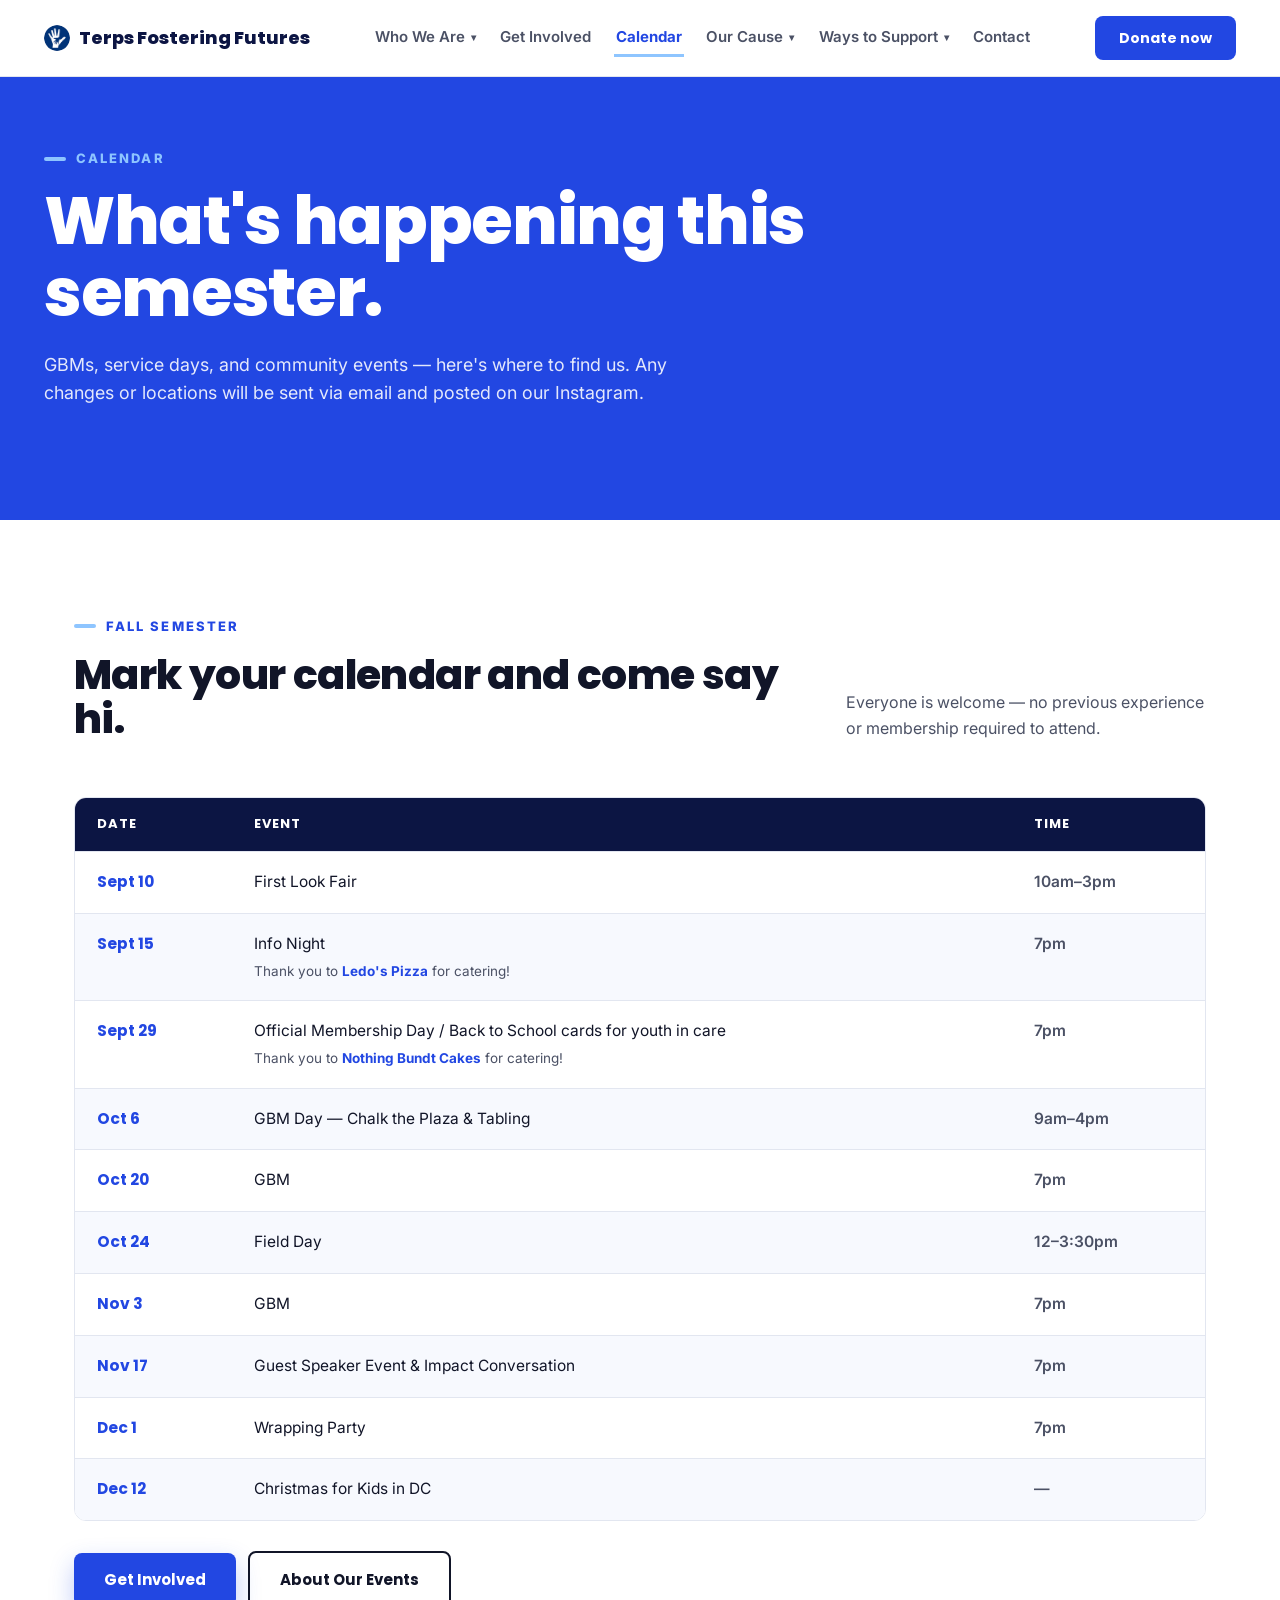
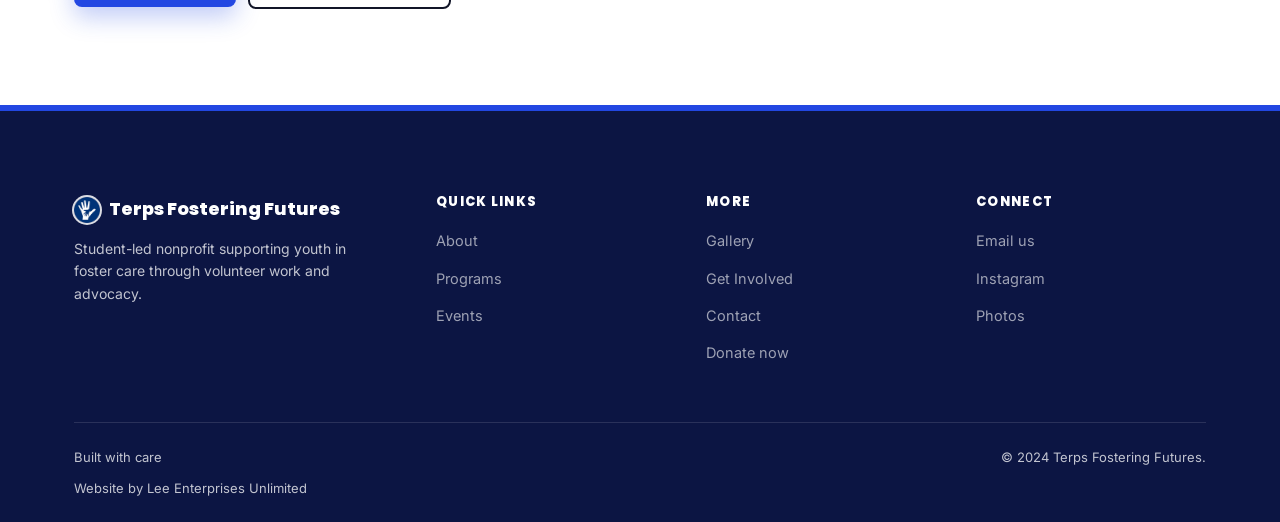
<file: calendar.html>
<!DOCTYPE html>
<html lang="en">
<head>
<meta charset="UTF-8">
<meta name="viewport" content="width=device-width, initial-scale=1.0">
<title>Calendar | Terps Fostering Futures</title>
<link rel="preconnect" href="https://fonts.googleapis.com">
<link href="https://fonts.googleapis.com/css2?family=Poppins:wght@500;600;700;800&family=Inter:wght@400;500;600;700&display=swap" rel="stylesheet">
<!-- Google tag (gtag.js) -->
<script async src="https://www.googletagmanager.com/gtag/js?id=G-RQLTBCHD7K"></script>
<script>
  window.dataLayer = window.dataLayer || [];
  function gtag(){dataLayer.push(arguments);}
  gtag('js', new Date());
  gtag('config', 'G-RQLTBCHD7K');
</script>
<link rel="stylesheet" href="styles.css">
</head>
<body>
<header>
  <div class="nav-shell">
    <div class="nav-bar">
      <a href="index.html" class="logo"><span class="logo-dot"></span> Terps Fostering Futures</a>
      <nav class="nav-links">
        <div class="nav-item dropdown">
          <button class="nav-link dropdown-toggle" type="button" aria-expanded="false" aria-controls="who-we-are-menu">Who We Are</button>
          <div class="dropdown-menu" id="who-we-are-menu">
            <a href="mission.html">Our Mission</a>
            <a href="impact.html">Our Impact</a>
            <a href="events.html">Events</a>
            <a href="team-leadership.html">Team &amp; Leadership</a>
            <a href="gallery.html">Photo Gallery</a>
          </div>
        </div>
        <a href="get-involved.html" class="nav-link">Get Involved</a>
        <a href="calendar.html" class="nav-link">Calendar</a>
        <div class="nav-item dropdown">
          <a href="statistics.html" class="nav-link dropdown-toggle" data-parent="our-cause">Our Cause</a>
          <div class="dropdown-menu" id="our-cause-menu">
            <a href="partners.html">Our Partners</a>
          </div>
        </div>
        <div class="nav-item dropdown">
          <button class="nav-link dropdown-toggle" type="button" aria-expanded="false" aria-controls="ways-to-support-menu">Ways to Support</button>
          <div class="dropdown-menu" id="ways-to-support-menu">
            <a href="https://www.spotfund.com/story/1d120779-6654-4a64-a59e-068f6ab8086c?SFID=EmpowerFosterYouth">Donate</a>
            <a href="index.html#contact">Partnership Requests</a>
          </div>
        </div>
        <a href="index.html#contact" class="nav-link">Contact</a>
      </nav>
      <div class="nav-cta">
        <a href="https://www.spotfund.com/story/1d120779-6654-4a64-a59e-068f6ab8086c?SFID=EmpowerFosterYouth" class="btn btn-primary">Donate<span class="donate-now">&nbsp;now</span></a>
        <button class="burger" aria-label="Toggle menu"><span></span><span></span><span></span></button>
      </div>
    </div>
    <div class="mobile-menu" id="mmenu">
      <a href="mission.html">Our Mission</a>
      <a href="impact.html">Our Impact</a>
      <a href="events.html">Events</a>
      <a href="team-leadership.html">Team &amp; Leadership</a>
      <a href="gallery.html">Photo Gallery</a>
      <a href="get-involved.html">Get Involved</a>
      <a href="calendar.html">Calendar</a>
      <a href="statistics.html">Our Cause</a>
      <a href="partners.html">Our Partners</a>
      <a href="https://www.spotfund.com/story/1d120779-6654-4a64-a59e-068f6ab8086c?SFID=EmpowerFosterYouth">Donate</a>
      <a href="index.html#contact">Partnership Requests</a>
      <a href="index.html#contact">Contact</a>
    </div>
  </div>
</header>

<div class="hero">
  <div class="hero-inner">
    <div class="hero-content">
      <div class="eyebrow">Calendar</div>
      <h1>What's happening this semester.</h1>
      <p>GBMs, service days, and community events — here's where to find us. Any changes or locations will be sent via email and posted on our Instagram.</p>
    </div>
  </div>
</div>

<section>
  <div class="wrap">
    <div class="section-head">
      <div>
        <div class="eyebrow">Fall semester</div>
        <h2>Mark your calendar and come say hi.</h2>
      </div>
      <p>Everyone is welcome — no previous experience or membership required to attend.</p>
    </div>
    <div class="table-scroll">
      <table class="calendar-table">
        <thead>
          <tr>
            <th scope="col">Date</th>
            <th scope="col">Event</th>
            <th scope="col">Time</th>
          </tr>
        </thead>
        <tbody>
          <tr>
            <td class="cal-date">Sept 10</td>
            <td>First Look Fair</td>
            <td class="cal-time">10am&#8211;3pm</td>
          </tr>
          <tr>
            <td class="cal-date">Sept 15</td>
            <td>Info Night
              <div class="cal-note">Thank you to <strong>Ledo's Pizza</strong> for catering!</div>
            </td>
            <td class="cal-time">7pm</td>
          </tr>
          <tr>
            <td class="cal-date">Sept 29</td>
            <td>Official Membership Day / Back to School cards for youth in care
              <div class="cal-note">Thank you to <strong>Nothing Bundt Cakes</strong> for catering!</div>
            </td>
            <td class="cal-time">7pm</td>
          </tr>
          <tr>
            <td class="cal-date">Oct 6</td>
            <td>GBM Day &#8212; Chalk the Plaza &amp; Tabling</td>
            <td class="cal-time">9am&#8211;4pm</td>
          </tr>
          <tr>
            <td class="cal-date">Oct 20</td>
            <td>GBM</td>
            <td class="cal-time">7pm</td>
          </tr>
          <tr>
            <td class="cal-date">Oct 24</td>
            <td>Field Day</td>
            <td class="cal-time">12&#8211;3:30pm</td>
          </tr>
          <tr>
            <td class="cal-date">Nov 3</td>
            <td>GBM</td>
            <td class="cal-time">7pm</td>
          </tr>
          <tr>
            <td class="cal-date">Nov 17</td>
            <td>Guest Speaker Event &amp; Impact Conversation</td>
            <td class="cal-time">7pm</td>
          </tr>
          <tr>
            <td class="cal-date">Dec 1</td>
            <td>Wrapping Party</td>
            <td class="cal-time">7pm</td>
          </tr>
          <tr>
            <td class="cal-date">Dec 12</td>
            <td>Christmas for Kids in DC</td>
            <td class="cal-time">&#8212;</td>
          </tr>
        </tbody>
      </table>
    </div>
    <div class="btn-row" style="margin-top:30px;">
      <a href="get-involved.html" class="btn btn-primary">Get Involved</a>
      <a href="events.html" class="btn btn-outline">About Our Events</a>
    </div>
  </div>
</section>

<footer>
  <div class="wrap">
    <div class="footer-grid">
      <div>
        <div class="footer-logo"><span class="logo-dot"></span> Terps Fostering Futures</div>
        <p style="font-size:14px; max-width:280px;">Student-led nonprofit supporting youth in foster care through volunteer work and advocacy.</p>
      </div>
      <div><h4>Quick Links</h4><ul><li><a href="/#about">About</a></li><li><a href="programs.html">Programs</a></li><li><a href="events.html">Events</a></li></ul></div>
      <div><h4>More</h4><ul><li><a href="gallery.html">Gallery</a></li><li><a href="/#join">Get Involved</a></li><li><a href="index.html#contact">Contact</a></li><li><a href="https://www.spotfund.com/story/1d120779-6654-4a64-a59e-068f6ab8086c?SFID=EmpowerFosterYouth">Donate now</a></li></ul></div>
      <div><h4>Connect</h4><ul><li><a href="mailto:terpsfosteringfuturesumd@gmail.com">Email us</a></li><li><a href="https://www.instagram.com/terpsfosteringfutures/">Instagram</a></li><li><a href="gallery.html">Photos</a></li></ul></div>
    </div>
    <div class="wrap footer-bottom" style="padding-left:0; padding-right:0;"><span>Built with care</span><span>© 2024 Terps Fostering Futures.</span><span class="footer-credit">Website by <a href="https://www.leeenterprisesunlimited.com/" target="_blank" rel="noopener">Lee Enterprises Unlimited</a></span></div>
  </div>
</footer>
<script src="script.js"></script>
</body>
</html>
</file>
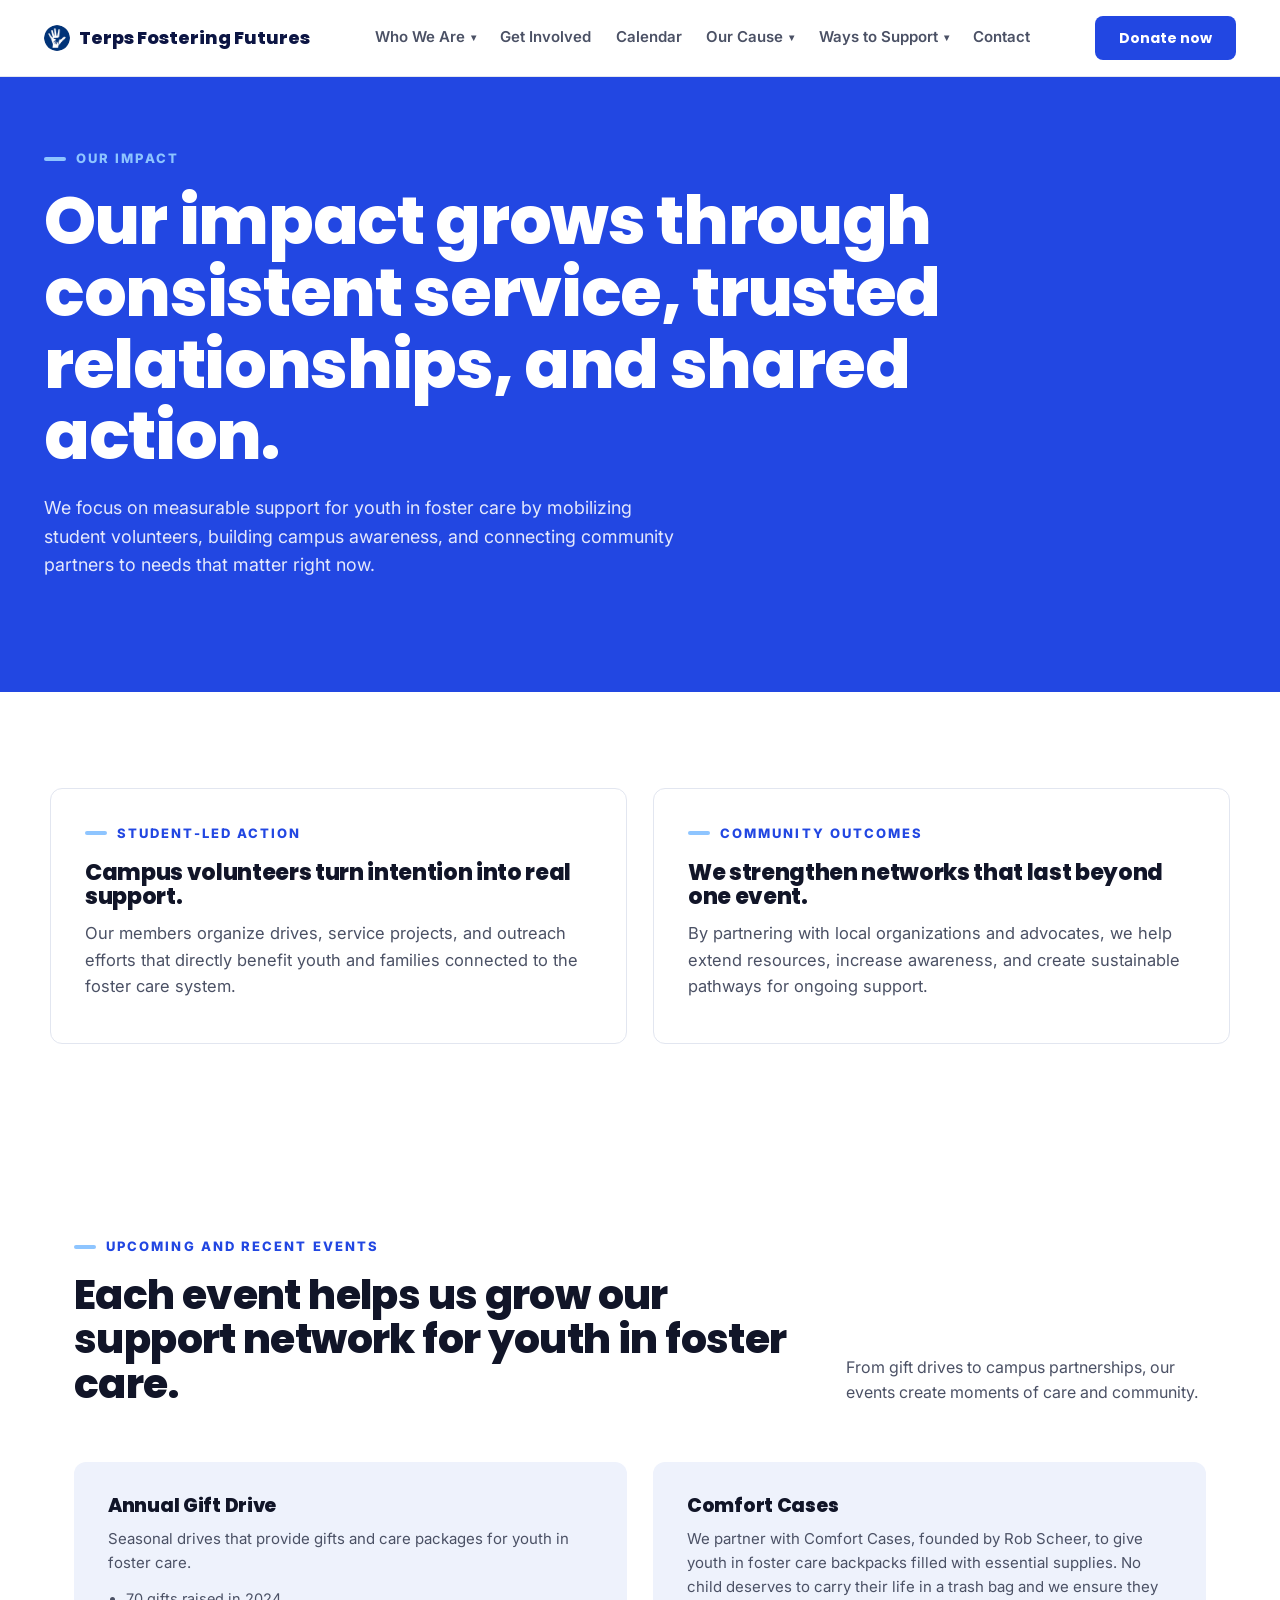
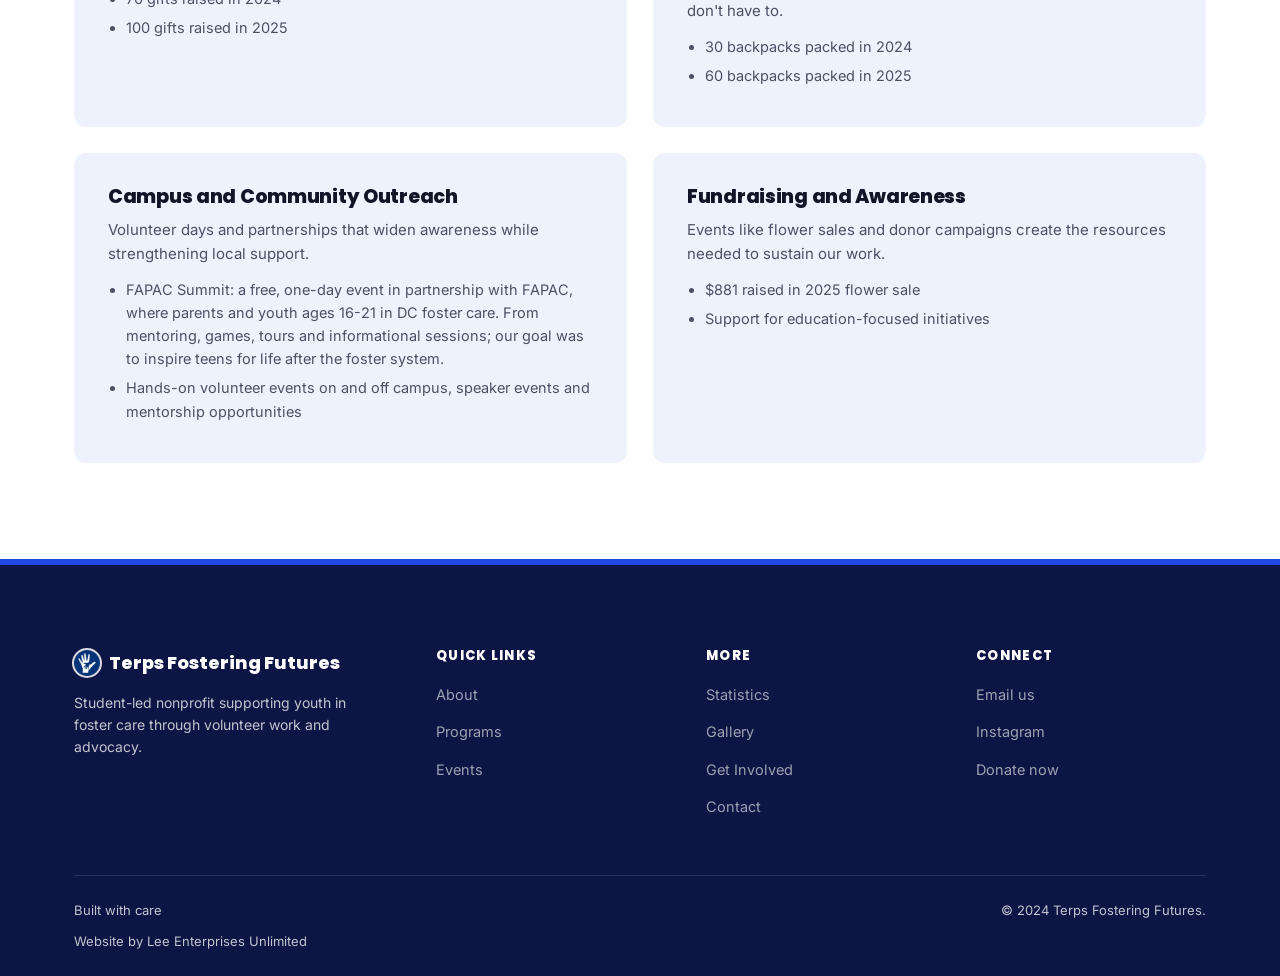
<file: impact.html>
<!DOCTYPE html>
<html lang="en">
<head>
  <meta charset="UTF-8">
  <meta name="viewport" content="width=device-width, initial-scale=1.0">
  <title>Our Impact | Terps Fostering Futures</title>
  <link rel="preconnect" href="https://fonts.googleapis.com">
  <link href="https://fonts.googleapis.com/css2?family=Poppins:wght@500;600;700;800&family=Inter:wght@400;500;600;700&display=swap" rel="stylesheet">
  <link rel="stylesheet" href="styles.css">
</head>
<body>
<header>
  <div class="nav-shell">
    <div class="nav-bar">
      <a href="index.html" class="logo"><span class="logo-dot"></span> Terps Fostering Futures</a>
      <nav class="nav-links">
        <div class="nav-item dropdown">
          <button class="nav-link dropdown-toggle" type="button" aria-expanded="false" aria-controls="who-we-are-menu">Who We Are</button>
          <div class="dropdown-menu" id="who-we-are-menu">
            <a href="mission.html">Our Mission</a>
            <a href="impact.html">Our Impact</a>
            <a href="events.html">Events</a>
            <a href="team-leadership.html">Team &amp; Leadership</a>
            <a href="gallery.html">Photo Gallery</a>
          </div>
        </div>
        <a href="get-involved.html" class="nav-link">Get Involved</a>
        <a href="calendar.html" class="nav-link">Calendar</a>
        <div class="nav-item dropdown">
          <a href="statistics.html" class="nav-link dropdown-toggle" data-parent="our-cause">Our Cause</a>
          <div class="dropdown-menu" id="our-cause-menu">
            <a href="partners.html">Our Partners</a>
          </div>
        </div>
        <div class="nav-item dropdown">
          <button class="nav-link dropdown-toggle" type="button" aria-expanded="false" aria-controls="ways-to-support-menu">Ways to Support</button>
          <div class="dropdown-menu" id="ways-to-support-menu">
            <a href="https://www.spotfund.com/story/1d120779-6654-4a64-a59e-068f6ab8086c?SFID=EmpowerFosterYouth">Donate</a>
            <a href="index.html#contact">Partnership Requests</a>
          </div>
        </div>
        <a href="index.html#contact" class="nav-link">Contact</a>
      </nav>
      <div class="nav-cta">
        <a href="https://www.spotfund.com/story/1d120779-6654-4a64-a59e-068f6ab8086c?SFID=EmpowerFosterYouth" class="btn btn-primary">Donate<span class="donate-now">&nbsp;now</span></a>
        <button class="burger" aria-label="Toggle menu"><span></span><span></span><span></span></button>
      </div>
    </div>
    <div class="mobile-menu" id="mmenu">
      <a href="mission.html">Our Mission</a>
      <a href="impact.html">Our Impact</a>
      <a href="events.html">Events</a>
      <a href="team-leadership.html">Team &amp; Leadership</a>
      <a href="gallery.html">Photo Gallery</a>
      <a href="get-involved.html">Get Involved</a>
      <a href="calendar.html">Calendar</a>
      <a href="statistics.html">Our Cause</a>
      <a href="partners.html">Our Partners</a>
      <a href="https://www.spotfund.com/story/1d120779-6654-4a64-a59e-068f6ab8086c?SFID=EmpowerFosterYouth">Donate</a>
      <a href="index.html#contact">Partnership Requests</a>
      <a href="index.html#contact">Contact</a>
    </div>
  </div>
</header>

<div class="hero">
  <div class="hero-inner">
    <div class="hero-content">
      <div class="eyebrow">Our impact</div>
      <h1>Our impact grows through consistent service, trusted relationships, and shared action.</h1>
      <p>We focus on measurable support for youth in foster care by mobilizing student volunteers, building campus awareness, and connecting community partners to needs that matter right now.</p>
    </div>
  </div>
</div>

<section>
  <div class="wrap card-grid">
    <div class="card">
      <div class="eyebrow">Student-led action</div>
      <h3>Campus volunteers turn intention into real support.</h3>
      <p>Our members organize drives, service projects, and outreach efforts that directly benefit youth and families connected to the foster care system.</p>
    </div>
    <div class="card">
      <div class="eyebrow">Community outcomes</div>
      <h3>We strengthen networks that last beyond one event.</h3>
      <p>By partnering with local organizations and advocates, we help extend resources, increase awareness, and create sustainable pathways for ongoing support.</p>
    </div>
  </div>
</section>

<section>
  <div class="wrap">
    <div class="section-head">
      <div>
        <div class="eyebrow">Upcoming and recent events</div>
        <h2>Each event helps us grow our support network for youth in foster care.</h2>
      </div>
      <p>From gift drives to campus partnerships, our events create moments of care and community.</p>
    </div>
    <div class="steps">
      <div class="step-card">
        <h3>Annual Gift Drive</h3>
        <p>Seasonal drives that provide gifts and care packages for youth in foster care.</p>
        <ul><li>70 gifts raised in 2024</li><li>100 gifts raised in 2025</li></ul>
      </div>
      <div class="step-card">
        <h3>Comfort Cases</h3>
        <p>We partner with Comfort Cases, founded by Rob Scheer, to give youth in foster care backpacks filled with essential supplies. No child deserves to carry their life in a trash bag and we ensure they don't have to.</p>
        <ul><li>30 backpacks packed in 2024</li><li>60 backpacks packed in 2025</li></ul>
      </div>
      <div class="step-card">
        <h3>Campus and Community Outreach</h3>
        <p>Volunteer days and partnerships that widen awareness while strengthening local support.</p>
        <ul><li>FAPAC Summit: a free, one-day event in partnership with FAPAC, where parents and youth ages 16-21 in DC foster care. From mentoring, games, tours and informational sessions; our goal was to inspire teens for life after the foster system. </li><li> Hands-on volunteer events on and off campus, speaker events and mentorship opportunities</li></ul>
      </div>
      <div class="step-card">
        <h3>Fundraising and Awareness</h3>
        <p>Events like flower sales and donor campaigns create the resources needed to sustain our work.</p>
        <ul><li>$881 raised in 2025 flower sale</li><li>Support for education-focused initiatives</li></ul>
      </div>
    </div>
  </div>
</section>

<footer>
  <div class="wrap">
    <div class="footer-grid">
      <div>
        <div class="footer-logo"><span class="logo-dot"></span> Terps Fostering Futures</div>
        <p style="font-size:14px; max-width:280px;">Student-led nonprofit supporting youth in foster care through volunteer work and advocacy.</p>
      </div>
      <div>
        <h4>Quick Links</h4>
        <ul>
          <li><a href="/#about">About</a></li>
          <li><a href="programs.html">Programs</a></li><li><a href="events.html">Events</a></li>
        </ul>
      </div>
      <div>
        <h4>More</h4>
        <ul>
          <li><a href="statistics.html">Statistics</a></li>
          <li><a href="gallery.html">Gallery</a></li>
          <li><a href="get-involved.html">Get Involved</a></li>
          <li><a href="index.html#contact">Contact</a></li>
        </ul>
      </div>
      <div>
        <h4>Connect</h4>
        <ul>
          <li><a href="mailto:terpsfosteringfuturesumd@gmail.com">Email us</a></li>
          <li><a href="https://www.instagram.com/terpsfosteringfutures/">Instagram</a></li>
          <li><a href="https://www.spotfund.com/story/1d120779-6654-4a64-a59e-068f6ab8086c?SFID=EmpowerFosterYouth">Donate now</a></li>
        </ul>
      </div>
    </div>
    <div class="wrap footer-bottom" style="padding-left:0; padding-right:0;">
      <span>Built with care</span>
      <span>© 2024 Terps Fostering Futures.</span>
      <span class="footer-credit">Website by <a href="https://www.leeenterprisesunlimited.com/" target="_blank" rel="noopener">Lee Enterprises Unlimited</a></span>
    </div>
  </div>
</footer>
<script src="script.js"></script>
</body>
</html>
</file>
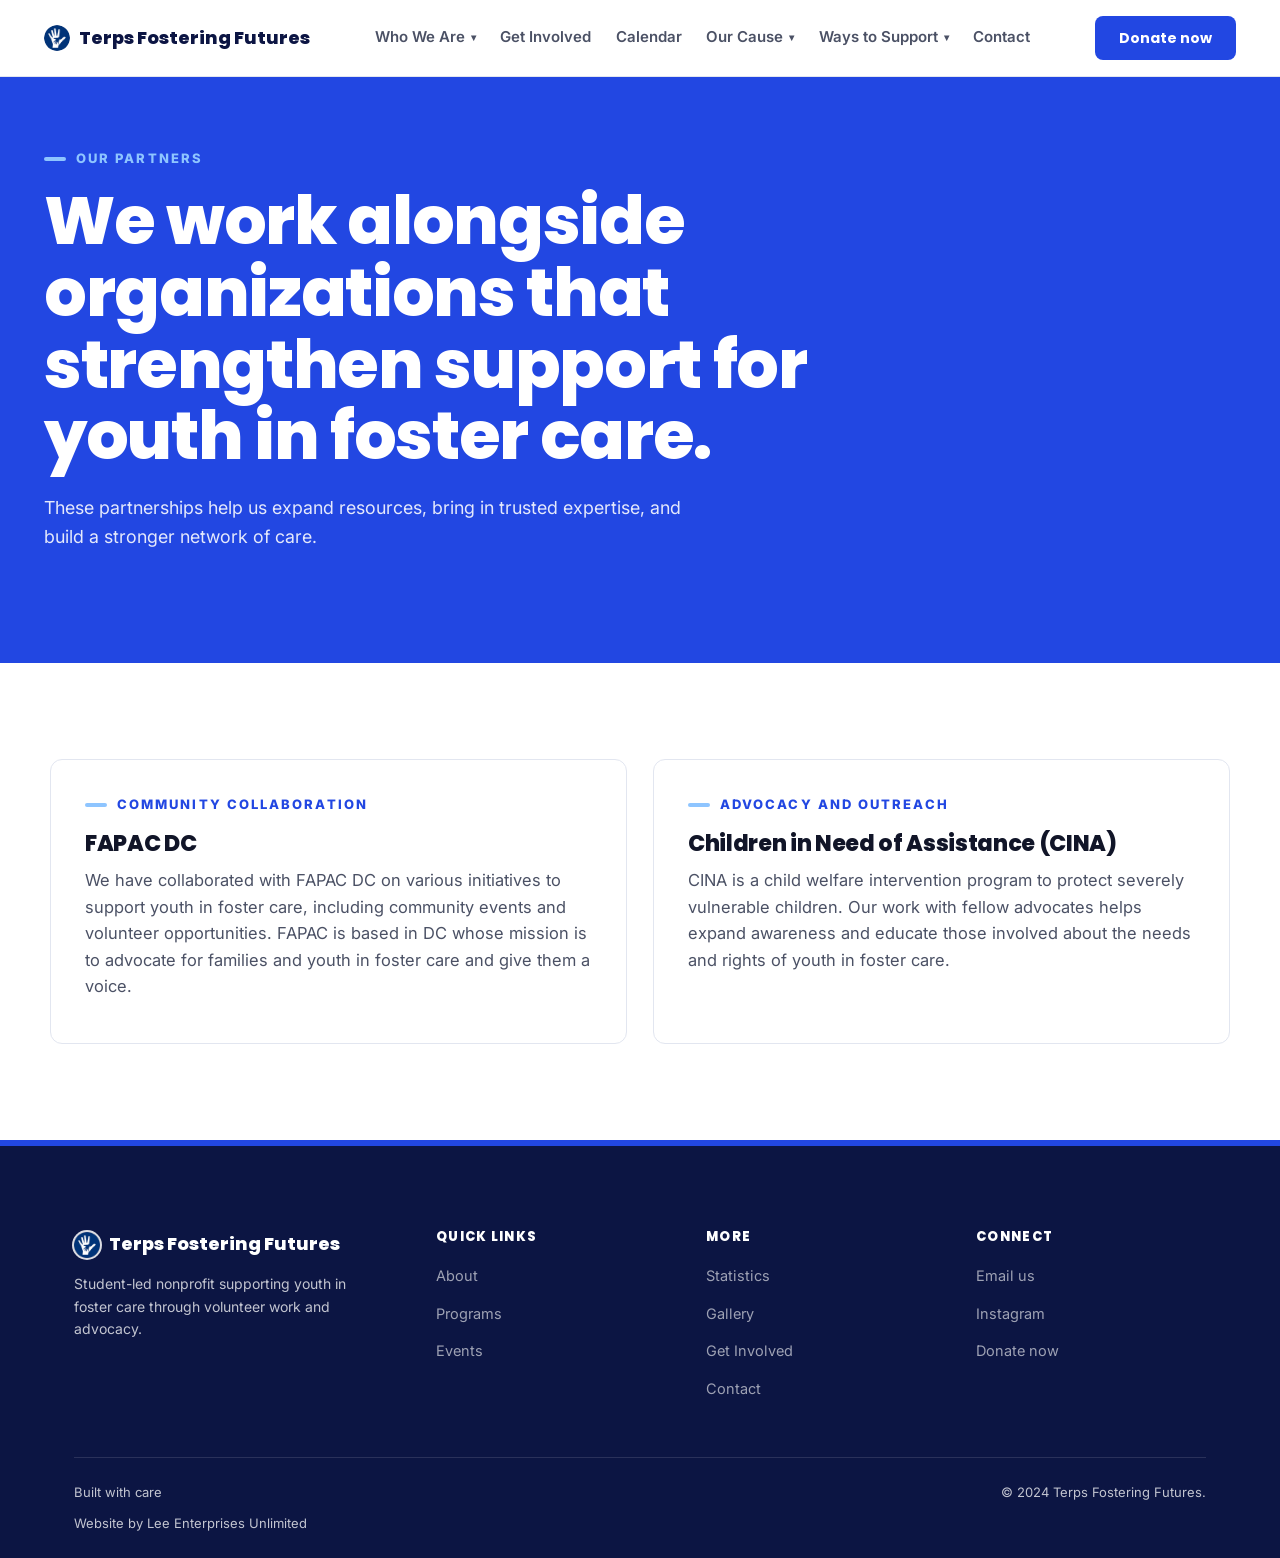
<file: partners.html>
<!DOCTYPE html>
<html lang="en">
<head>
  <meta charset="UTF-8">
  <meta name="viewport" content="width=device-width, initial-scale=1.0">
  <title>Our Partners | Terps Fostering Futures</title>
  <link rel="preconnect" href="https://fonts.googleapis.com">
  <link href="https://fonts.googleapis.com/css2?family=Poppins:wght@500;600;700;800&family=Inter:wght@400;500;600;700&display=swap" rel="stylesheet">
  <link rel="stylesheet" href="styles.css">
</head>
<body>
<header>
  <div class="nav-shell">
    <div class="nav-bar">
      <a href="index.html" class="logo"><span class="logo-dot"></span> Terps Fostering Futures</a>
      <nav class="nav-links">
        <div class="nav-item dropdown">
          <button class="nav-link dropdown-toggle" type="button" aria-expanded="false" aria-controls="who-we-are-menu">Who We Are</button>
          <div class="dropdown-menu" id="who-we-are-menu">
            <a href="mission.html">Our Mission</a>
            <a href="impact.html">Our Impact</a>
            <a href="events.html">Events</a>
            <a href="team-leadership.html">Team &amp; Leadership</a>
            <a href="gallery.html">Photo Gallery</a>
          </div>
        </div>
        <a href="get-involved.html" class="nav-link">Get Involved</a>
        <a href="calendar.html" class="nav-link">Calendar</a>
        <div class="nav-item dropdown">
          <a href="statistics.html" class="nav-link dropdown-toggle" data-parent="our-cause">Our Cause</a>
          <div class="dropdown-menu" id="our-cause-menu">
            <a href="partners.html">Our Partners</a>
          </div>
        </div>
        <div class="nav-item dropdown">
          <button class="nav-link dropdown-toggle" type="button" aria-expanded="false" aria-controls="ways-to-support-menu">Ways to Support</button>
          <div class="dropdown-menu" id="ways-to-support-menu">
            <a href="https://www.spotfund.com/story/1d120779-6654-4a64-a59e-068f6ab8086c?SFID=EmpowerFosterYouth">Donate</a>
            <a href="index.html#contact">Partnership Requests</a>
          </div>
        </div>
        <a href="index.html#contact" class="nav-link">Contact</a>
      </nav>
      <div class="nav-cta">
        <a href="https://www.spotfund.com/story/1d120779-6654-4a64-a59e-068f6ab8086c?SFID=EmpowerFosterYouth" class="btn btn-primary">Donate<span class="donate-now">&nbsp;now</span></a>
        <button class="burger" aria-label="Toggle menu"><span></span><span></span><span></span></button>
      </div>
    </div>
    <div class="mobile-menu" id="mmenu">
      <a href="mission.html">Our Mission</a>
      <a href="impact.html">Our Impact</a>
      <a href="events.html">Events</a>
      <a href="team-leadership.html">Team &amp; Leadership</a>
      <a href="gallery.html">Photo Gallery</a>
      <a href="get-involved.html">Get Involved</a>
      <a href="calendar.html">Calendar</a>
      <a href="statistics.html">Our Cause</a>
      <a href="partners.html">Our Partners</a>
      <a href="https://www.spotfund.com/story/1d120779-6654-4a64-a59e-068f6ab8086c?SFID=EmpowerFosterYouth">Donate</a>
      <a href="index.html#contact">Partnership Requests</a>
      <a href="index.html#contact">Contact</a>
    </div>
  </div>
</header>

<div class="hero">
  <div class="hero-inner">
    <div class="hero-content">
      <div class="eyebrow">Our partners</div>
      <h1>We work alongside organizations that strengthen support for youth in foster care.</h1>
      <p>These partnerships help us expand resources, bring in trusted expertise, and build a stronger network of care.</p>
    </div>
  </div>
</div>

<section>
  <div class="wrap card-grid">
    <div class="card">
      <div class="eyebrow">Community collaboration</div>
      <h3>FAPAC DC</h3>
      <p>We have collaborated with FAPAC DC on various initiatives to support youth in foster care, including community events and volunteer opportunities. FAPAC is based in DC whose mission is to advocate for families and youth in foster care and give them a voice. </p>
    </div>
    <div class="card">
      <div class="eyebrow">Advocacy and outreach</div>
      <h3>Children in Need of Assistance (CINA)</h3>
      <p>CINA is a child welfare intervention program to protect severely vulnerable children. Our work with fellow advocates helps expand awareness and educate those involved about the needs and rights of youth in foster care.</p>
    </div>
  </div>
</section>

<footer>
  <div class="wrap">
    <div class="footer-grid">
      <div>
        <div class="footer-logo"><span class="logo-dot"></span> Terps Fostering Futures</div>
        <p style="font-size:14px; max-width:280px;">Student-led nonprofit supporting youth in foster care through volunteer work and advocacy.</p>
      </div>
      <div>
        <h4>Quick Links</h4>
        <ul>
          <li><a href="/#about">About</a></li>
          <li><a href="programs.html">Programs</a></li><li><a href="events.html">Events</a></li>
        </ul>
      </div>
      <div>
        <h4>More</h4>
        <ul>
          <li><a href="statistics.html">Statistics</a></li>
          <li><a href="gallery.html">Gallery</a></li>
          <li><a href="get-involved.html">Get Involved</a></li>
          <li><a href="index.html#contact">Contact</a></li>
        </ul>
      </div>
      <div>
        <h4>Connect</h4>
        <ul>
          <li><a href="mailto:terpsfosteringfuturesumd@gmail.com">Email us</a></li>
          <li><a href="https://www.instagram.com/terpsfosteringfutures/">Instagram</a></li>
          <li><a href="https://www.spotfund.com/story/1d120779-6654-4a64-a59e-068f6ab8086c?SFID=EmpowerFosterYouth">Donate now</a></li>
        </ul>
      </div>
    </div>
    <div class="wrap footer-bottom" style="padding-left:0; padding-right:0;">
      <span>Built with care</span>
      <span>© 2024 Terps Fostering Futures.</span>
      <span class="footer-credit">Website by <a href="https://www.leeenterprisesunlimited.com/" target="_blank" rel="noopener">Lee Enterprises Unlimited</a></span>
    </div>
  </div>
</footer>
<script src="script.js"></script>
</body>
</html>
</file>
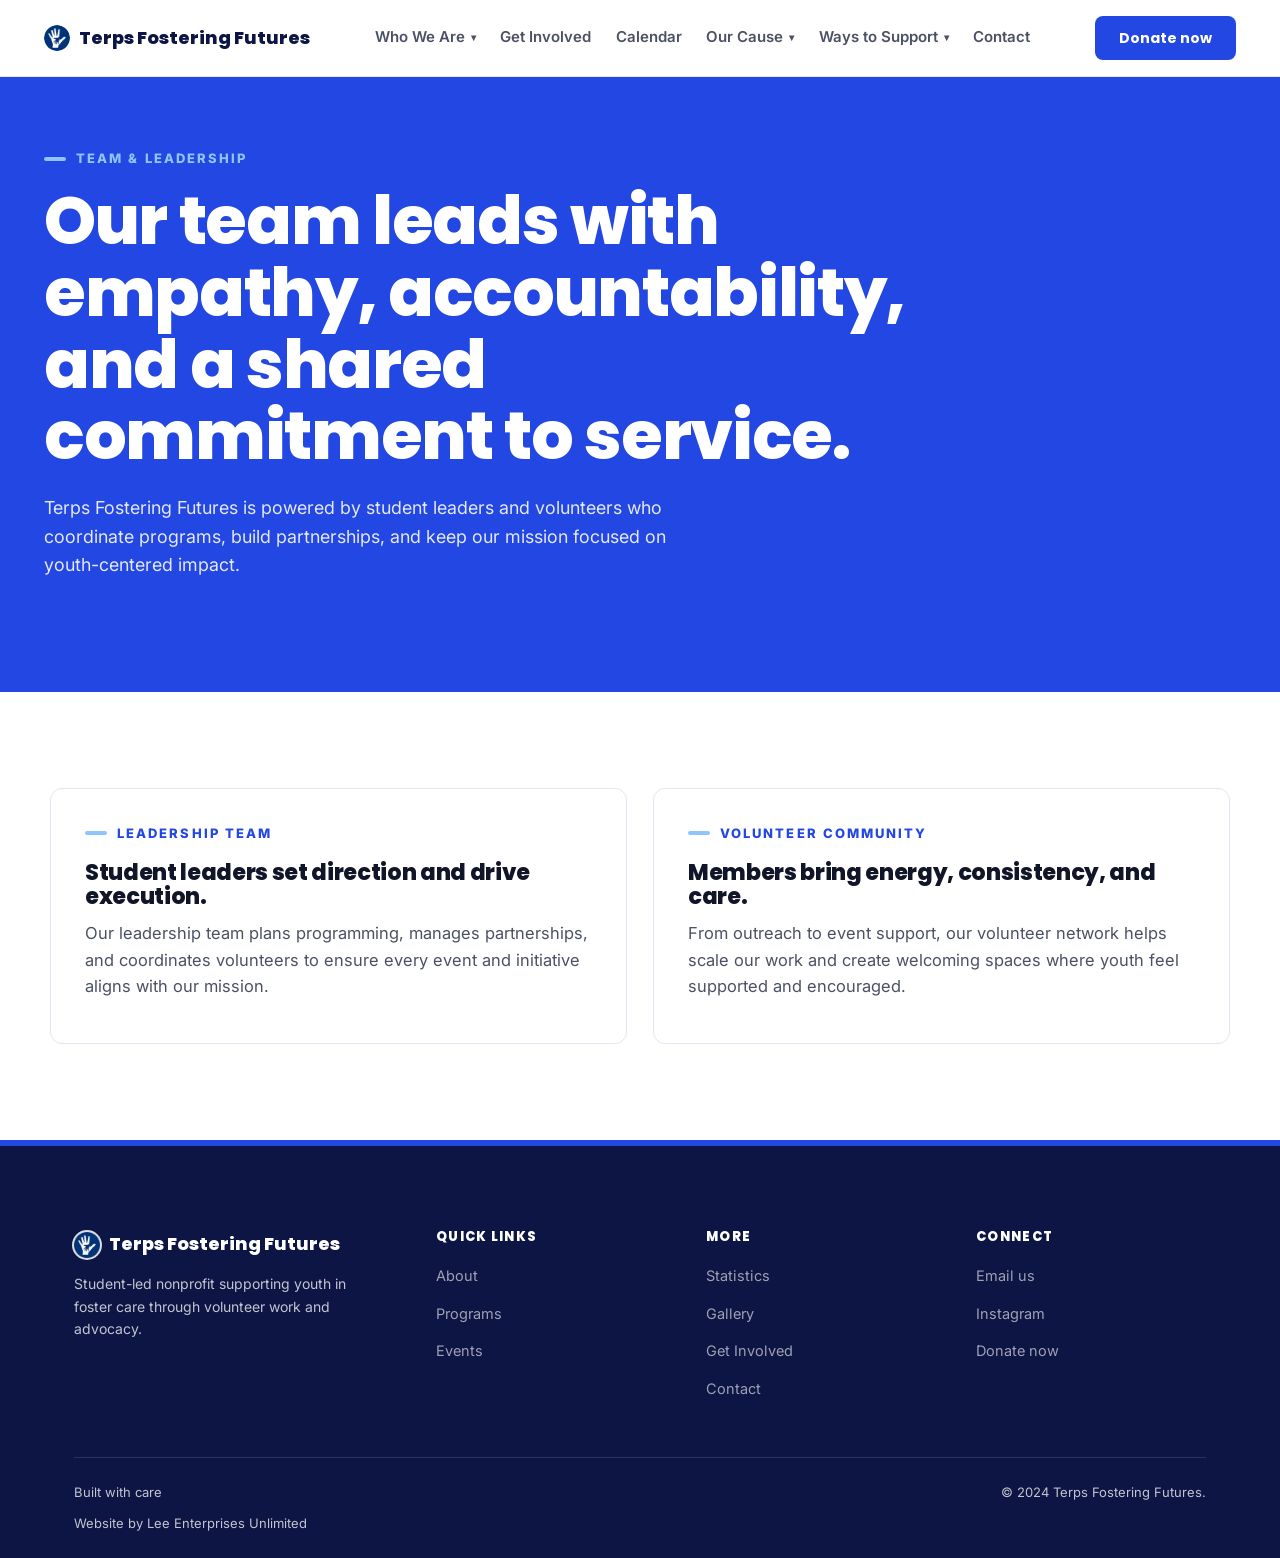
<file: team-leadership.html>
<!DOCTYPE html>
<html lang="en">
<head>
  <meta charset="UTF-8">
  <meta name="viewport" content="width=device-width, initial-scale=1.0">
  <title>Team & Leadership | Terps Fostering Futures</title>
  <link rel="preconnect" href="https://fonts.googleapis.com">
  <link href="https://fonts.googleapis.com/css2?family=Poppins:wght@500;600;700;800&family=Inter:wght@400;500;600;700&display=swap" rel="stylesheet">
  <link rel="stylesheet" href="styles.css">
</head>
<body>
<header>
  <div class="nav-shell">
    <div class="nav-bar">
      <a href="index.html" class="logo"><span class="logo-dot"></span> Terps Fostering Futures</a>
      <nav class="nav-links">
        <div class="nav-item dropdown">
          <button class="nav-link dropdown-toggle" type="button" aria-expanded="false" aria-controls="who-we-are-menu">Who We Are</button>
          <div class="dropdown-menu" id="who-we-are-menu">
            <a href="mission.html">Our Mission</a>
            <a href="impact.html">Our Impact</a>
            <a href="events.html">Events</a>
            <a href="team-leadership.html">Team &amp; Leadership</a>
            <a href="gallery.html">Photo Gallery</a>
          </div>
        </div>
        <a href="get-involved.html" class="nav-link">Get Involved</a>
        <a href="calendar.html" class="nav-link">Calendar</a>
        <div class="nav-item dropdown">
          <a href="statistics.html" class="nav-link dropdown-toggle" data-parent="our-cause">Our Cause</a>
          <div class="dropdown-menu" id="our-cause-menu">
            <a href="partners.html">Our Partners</a>
          </div>
        </div>
        <div class="nav-item dropdown">
          <button class="nav-link dropdown-toggle" type="button" aria-expanded="false" aria-controls="ways-to-support-menu">Ways to Support</button>
          <div class="dropdown-menu" id="ways-to-support-menu">
            <a href="https://www.spotfund.com/story/1d120779-6654-4a64-a59e-068f6ab8086c?SFID=EmpowerFosterYouth">Donate</a>
            <a href="index.html#contact">Partnership Requests</a>
          </div>
        </div>
        <a href="index.html#contact" class="nav-link">Contact</a>
      </nav>
      <div class="nav-cta">
        <a href="https://www.spotfund.com/story/1d120779-6654-4a64-a59e-068f6ab8086c?SFID=EmpowerFosterYouth" class="btn btn-primary">Donate<span class="donate-now">&nbsp;now</span></a>
        <button class="burger" aria-label="Toggle menu"><span></span><span></span><span></span></button>
      </div>
    </div>
    <div class="mobile-menu" id="mmenu">
      <a href="mission.html">Our Mission</a>
      <a href="impact.html">Our Impact</a>
      <a href="events.html">Events</a>
      <a href="team-leadership.html">Team &amp; Leadership</a>
      <a href="gallery.html">Photo Gallery</a>
      <a href="get-involved.html">Get Involved</a>
      <a href="calendar.html">Calendar</a>
      <a href="statistics.html">Our Cause</a>
      <a href="partners.html">Our Partners</a>
      <a href="https://www.spotfund.com/story/1d120779-6654-4a64-a59e-068f6ab8086c?SFID=EmpowerFosterYouth">Donate</a>
      <a href="index.html#contact">Partnership Requests</a>
      <a href="index.html#contact">Contact</a>
    </div>
  </div>
</header>

<div class="hero">
  <div class="hero-inner">
    <div class="hero-content">
      <div class="eyebrow">Team &amp; leadership</div>
      <h1>Our team leads with empathy, accountability, and a shared commitment to service.</h1>
      <p>Terps Fostering Futures is powered by student leaders and volunteers who coordinate programs, build partnerships, and keep our mission focused on youth-centered impact.</p>
    </div>
  </div>
</div>

<section>
  <div class="wrap card-grid">
    <div class="card">
      <div class="eyebrow">Leadership team</div>
      <h3>Student leaders set direction and drive execution.</h3>
      <p>Our leadership team plans programming, manages partnerships, and coordinates volunteers to ensure every event and initiative aligns with our mission.</p>
    </div>
    <div class="card">
      <div class="eyebrow">Volunteer community</div>
      <h3>Members bring energy, consistency, and care.</h3>
      <p>From outreach to event support, our volunteer network helps scale our work and create welcoming spaces where youth feel supported and encouraged.</p>
    </div>
  </div>
</section>

<footer>
  <div class="wrap">
    <div class="footer-grid">
      <div>
        <div class="footer-logo"><span class="logo-dot"></span> Terps Fostering Futures</div>
        <p style="font-size:14px; max-width:280px;">Student-led nonprofit supporting youth in foster care through volunteer work and advocacy.</p>
      </div>
      <div>
        <h4>Quick Links</h4>
        <ul>
          <li><a href="/#about">About</a></li>
          <li><a href="programs.html">Programs</a></li><li><a href="events.html">Events</a></li>
        </ul>
      </div>
      <div>
        <h4>More</h4>
        <ul>
          <li><a href="statistics.html">Statistics</a></li>
          <li><a href="gallery.html">Gallery</a></li>
          <li><a href="get-involved.html">Get Involved</a></li>
          <li><a href="index.html#contact">Contact</a></li>
        </ul>
      </div>
      <div>
        <h4>Connect</h4>
        <ul>
          <li><a href="mailto:terpsfosteringfuturesumd@gmail.com">Email us</a></li>
          <li><a href="https://www.instagram.com/terpsfosteringfutures/">Instagram</a></li>
          <li><a href="https://www.spotfund.com/story/1d120779-6654-4a64-a59e-068f6ab8086c?SFID=EmpowerFosterYouth">Donate now</a></li>
        </ul>
      </div>
    </div>
    <div class="wrap footer-bottom" style="padding-left:0; padding-right:0;">
      <span>Built with care</span>
      <span>© 2024 Terps Fostering Futures.</span>
      <span class="footer-credit">Website by <a href="https://www.leeenterprisesunlimited.com/" target="_blank" rel="noopener">Lee Enterprises Unlimited</a></span>
    </div>
  </div>
</footer>
<script src="script.js"></script>
</body>
</html>
</file>
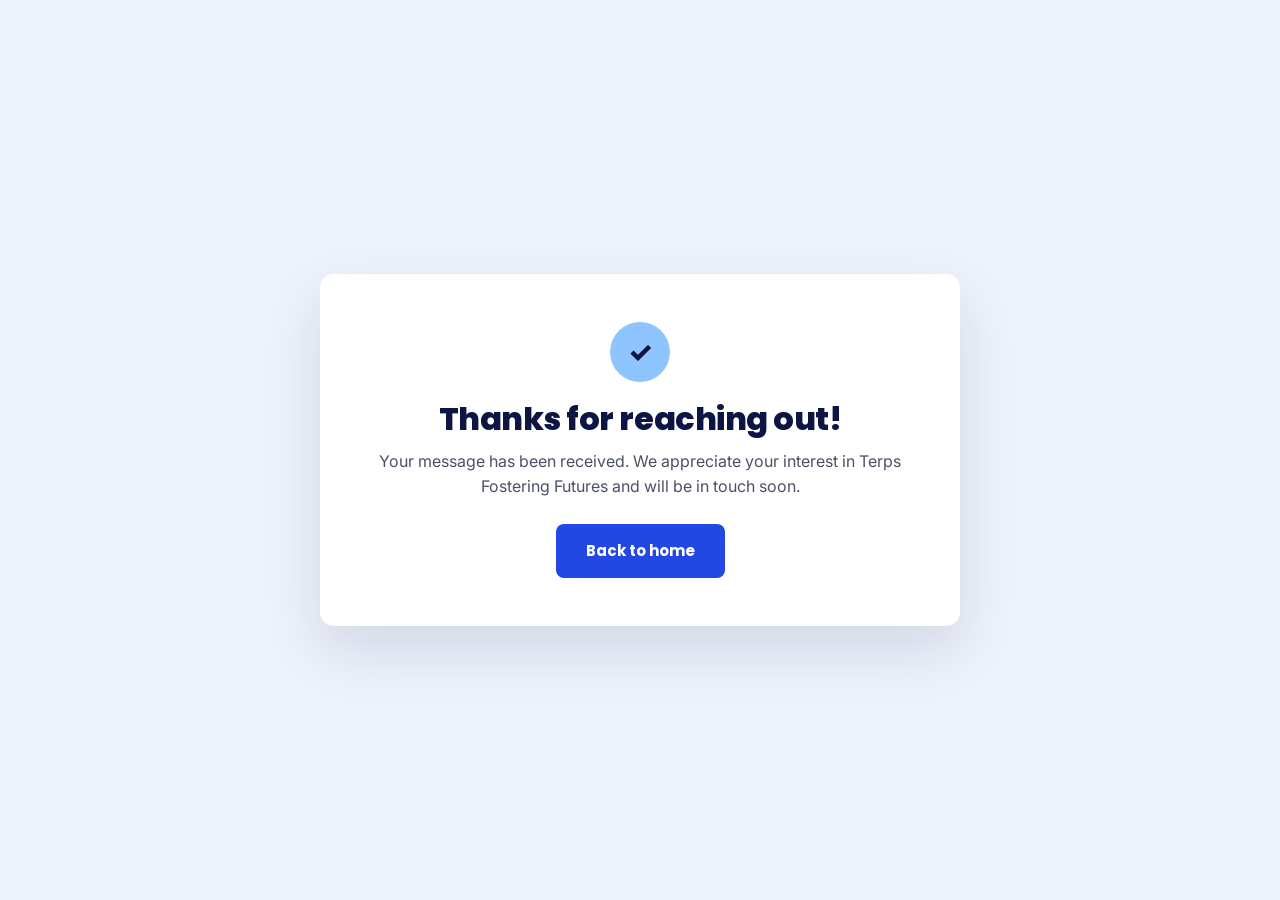
<file: thank-you.html>
<!DOCTYPE html>
<html lang="en">
<head>
  <meta charset="UTF-8">
  <meta name="viewport" content="width=device-width, initial-scale=1.0">
  <title>Thank You — Terps Fostering Futures</title>
  <link rel="preconnect" href="https://fonts.googleapis.com">
  <link href="https://fonts.googleapis.com/css2?family=Poppins:wght@500;600;700;800&family=Inter:wght@400;500;600;700&display=swap" rel="stylesheet">
  <link rel="stylesheet" href="styles.css">
</head>
<body class="ty-page">
  <div class="card">
    <div class="badge">✓</div>
    <h1>Thanks for reaching out!</h1>
    <p>Your message has been received. We appreciate your interest in Terps Fostering Futures and will be in touch soon.</p>
    <a class="btn" href="index.html">Back to home</a>
  </div>
</body>
</html>
</file>
<file: styles.css>
/* ============================================================
   Terps Fostering Futures — shared design system
   Visual language inspired by joinonelove.org:
   cobalt blue + light blue + deep navy, bold Poppins display
   type, full-bleed alternating bands, sticky white header.
   ============================================================ */

:root{
  /* Core palette */
  --blue:#2247E2;        /* primary cobalt */
  --blue-dark:#1837B8;   /* hover / pressed */
  --navy:#0C1543;        /* footer, dark bands, overlays */
  --yellow:#8EC5FF;      /* accent (light blue) */
  --tint:#EEF2FC;        /* light blue band / panels */
  --ink:#111528;         /* body text */
  --ink-soft:#4B5165;    /* muted text */
  --line:#E2E6F0;        /* hairlines / borders */

  /* Legacy aliases — map the old cream/gold palette onto the new
     system so any residual var() reference stays on-brand. */
  --cream:#FFFFFF;
  --cream-2:#F7F9FE;
  --dark:#0C1543;
  --gold:#8EC5FF;
  --gold-dark:#2247E2;
  --radius:12px;
}

*{box-sizing:border-box; margin:0; padding:0;}
html{scroll-behavior:smooth;}
body{
  font-family:'Inter', sans-serif;
  background:#fff;
  color:var(--ink);
  line-height:1.6;
  font-size:16.5px;
  overflow-x:hidden;
  -webkit-font-smoothing:antialiased;
}
h1,h2,h3,h4{
  font-family:'Poppins', sans-serif;
  color:var(--ink);
  line-height:1.08;
  font-weight:800;
  letter-spacing:-0.015em;
}
h2{font-size:clamp(1.9rem, 3.2vw, 2.7rem);}
a{text-decoration:none; color:inherit;}
img{max-width:100%; display:block;}
.wrap{max-width:1180px; margin:0 auto; padding:0 24px;}
section{padding:96px 0; scroll-margin-top:88px;}
@media(max-width:768px){ section{padding:64px 0;} }
[id]{scroll-margin-top:88px;}

/* ---------- Eyebrow ---------- */
.eyebrow{
  display:flex; align-items:center; gap:10px;
  font-size:13px; font-weight:800; letter-spacing:.16em; text-transform:uppercase;
  color:var(--blue); margin-bottom:16px;
}
.eyebrow::before{content:""; width:22px; height:4px; border-radius:2px; background:var(--yellow);}

/* ---------- Buttons ---------- */
.btn{
  display:inline-flex; align-items:center; justify-content:center;
  padding:15px 30px; border-radius:8px; font-weight:700; font-size:15px;
  cursor:pointer; border:none; font-family:'Poppins', sans-serif;
  transition:transform .15s ease, background .15s ease, color .15s ease, border-color .15s ease, box-shadow .15s ease;
}
.btn:hover{transform:translateY(-2px);}
.btn-primary{background:var(--blue); color:#fff; box-shadow:0 10px 24px rgba(34,71,226,.28);}
.btn-primary:hover{background:var(--blue-dark);}
.btn-outline{background:transparent; border:2px solid var(--ink); color:var(--ink);}
.btn-outline:hover{border-color:var(--blue); color:var(--blue);}
.btn-outline-light{background:transparent; border:2px solid rgba(255,255,255,.85); color:#fff;}
.btn-outline-light:hover{background:rgba(255,255,255,.12);}
.btn-dark{background:var(--navy); color:#fff;}
.btn:disabled{opacity:0.7; cursor:not-allowed; transform:none;}

/* ---------- Header / navigation ---------- */
header{
  position:sticky; top:0; z-index:100;
  background:#fff; box-shadow:0 1px 0 var(--line);
}
.nav-shell{max-width:1240px; margin:0 auto; padding:0 24px;}
.nav-bar{
  background:#fff; border-radius:0;
  display:flex; align-items:center; justify-content:space-between; gap:16px;
  padding:16px 0; color:var(--ink); flex-wrap:nowrap;
}
.logo{
  display:flex; align-items:center; gap:9px;
  font-family:'Poppins', sans-serif; font-weight:800; font-size:18px;
  color:var(--navy); flex-shrink:0; white-space:nowrap;
}
.logo-dot{
  width:26px; height:26px; border-radius:50%; flex-shrink:0;
  background:url("images/tff-logo-mark.png") center/cover no-repeat;
}
.nav-links{
  display:flex; align-items:center; justify-content:center; gap:clamp(12px, 1.6vw, 28px);
  font-size:15px; font-weight:600; flex:1; min-width:0; white-space:nowrap;
  overflow:visible;
}
.nav-links .nav-link, .nav-links .dropdown-toggle{
  position:relative; background:none; border:none; color:var(--ink-soft); font:inherit;
  padding:6px 2px 8px; cursor:pointer; opacity:1;
  transition:color .15s ease; flex-shrink:0;
  display:inline-flex; align-items:center; gap:6px;
}
.nav-links .nav-link:hover, .nav-links .dropdown-toggle:hover{color:var(--ink);}
.nav-links .nav-link.active, .nav-links .dropdown-toggle.active{color:var(--blue); font-weight:700;}
.mobile-menu a.active{color:var(--blue); font-weight:700;}
.nav-links .nav-link::before, .nav-links .dropdown-toggle::before{
  content:""; position:absolute; left:0; bottom:0; width:100%; height:3px;
  background:var(--yellow); transform:scaleX(0); transform-origin:center;
  transition:transform .2s ease;
}
.nav-links .nav-link.active::before, .nav-links .dropdown-toggle.active::before,
.dropdown.open .dropdown-toggle::before{transform:scaleX(1);}
.nav-links .dropdown-toggle::after{content:"▾"; font-size:10px; line-height:1; transition:transform .2s ease;}
.nav-links .dropdown-toggle[aria-expanded="true"]::after,
.dropdown.open .dropdown-toggle::after{transform:rotate(180deg);}
.nav-link-group{display:inline-flex; align-items:center; gap:4px;}
.nav-item{position:relative;}
.dropdown-menu{
  position:absolute; top:calc(100% + 10px); left:0; min-width:230px;
  background:#fff; color:var(--ink); border:1px solid var(--line); border-radius:10px;
  padding:8px; box-shadow:0 18px 40px rgba(12,21,67,.14);
  display:none; flex-direction:column; gap:2px; z-index:130;
}
.dropdown-menu a{display:block; padding:11px 14px; border-radius:8px; color:var(--ink); font-weight:600; font-size:14.5px; text-align:left;}
.dropdown-menu a:hover{background:var(--tint); color:var(--blue);}
.dropdown.open .dropdown-menu{display:flex;}
.dropdown.open .dropdown-toggle{color:var(--blue); font-weight:700;}
.nav-cta{display:flex; align-items:center; gap:14px; flex-shrink:0;}
.nav-cta .btn{box-shadow:none; padding:11px 24px; font-size:14px;}
/* Padding gives a ~44px touch target; the negative margin keeps the
   layout footprint compact so the header still fits narrow phones. */
.burger{display:none; flex-direction:column; gap:5px; cursor:pointer; background:none; border:none; padding:13px 10px; margin:-6px;}
.burger span{width:24px; height:2.5px; background:var(--navy); display:block; border-radius:2px;}
/* Collapse to the burger while the full link row would overflow (it needs ~1080px). */
@media(max-width:1100px){
  .nav-links{display:none;}
  .burger{display:flex;}
}
/* Scale the header down so logo + Donate + burger fit a phone screen. */
@media(max-width:640px){
  .nav-bar{gap:10px; padding:14px 0;}
  .logo{font-size:15px; gap:7px;}
  .logo-dot{width:22px; height:22px;}
  .nav-cta{gap:8px;}
  .nav-cta .btn{padding:10px 14px; font-size:13px;}
  .nav-cta .donate-now{display:none;}
}
@media(max-width:400px){
  .logo{font-size:13.5px; gap:6px;}
  .logo-dot{width:20px; height:20px;}
  .nav-cta .btn{padding:10px 12px; font-size:12.5px;}
}
@media(max-width:350px){
  .nav-shell{padding:0 16px;}
  .logo{font-size:12.5px;}
}
.mobile-menu{
  display:none; flex-direction:column; gap:2px; background:#fff;
  border-top:1px solid var(--line); border-radius:0;
  margin:0 -24px; padding:10px 16px 16px; color:var(--ink);
  max-height:calc(100vh - 76px); overflow:auto;
}
.mobile-menu.open{display:flex;}
.mobile-menu a{padding:13px 14px; border-radius:8px; font-size:15.5px; font-weight:600; color:var(--ink);}
.mobile-menu a:hover{background:var(--tint); color:var(--blue);}
@media(max-width:350px){ .mobile-menu{margin:0 -16px;} }

/* ---------- Hero (full-bleed) ---------- */
.hero{max-width:none; margin:0; padding:0;}
.hero-inner{
  position:relative; border-radius:0; overflow:hidden;
  min-height:440px; background:var(--blue);
  display:flex; align-items:flex-end; justify-content:flex-start;
}
.hero-inner:has(> img){min-height:min(86vh, 720px);}
.hero-inner img{position:absolute; inset:0; width:100%; height:100%; object-fit:cover;}
.hero-inner::after{
  content:""; position:absolute; inset:0;
  background:linear-gradient(0deg, rgba(12,21,67,.86) 0%, rgba(12,21,67,.42) 48%, rgba(12,21,67,.12) 100%);
}
.hero-inner:not(:has(> img))::after{background:none;}
.hero-content{
  position:relative; z-index:2; width:100%; max-width:1240px; margin:0 auto;
  padding:72px 24px 80px;
  background:transparent; border:none; border-radius:0; box-shadow:none; backdrop-filter:none;
}
.hero-content .eyebrow{color:var(--yellow);}
.hero-content .eyebrow::before{background:var(--yellow);}
.hero-content h1{
  color:#fff; font-size:clamp(2.5rem, 5.4vw, 4.15rem);
  margin-bottom:22px; max-width:900px; letter-spacing:-0.02em;
}
.hero-content p{color:rgba(255,255,255,.88); font-size:clamp(1.02rem, 1.4vw, 1.2rem); max-width:640px; margin-bottom:32px;}
.hero-content .btn-primary{background:var(--yellow); color:var(--navy); box-shadow:0 10px 26px rgba(0,0,0,.25);}
.hero-content .btn-primary:hover{background:#fff;}
.hero-content .btn-outline{border-color:#fff; color:#fff;}
.hero-btns{display:flex; gap:14px; flex-wrap:wrap; margin-bottom:38px;}
.hero-stats{display:flex; gap:48px; flex-wrap:wrap;}
.hero-stats div{
  color:#fff; background:transparent; border:none; border-radius:0;
  padding:0 0 0 18px; min-width:0; border-left:4px solid var(--yellow);
}
.hero-stats strong{display:block; font-family:'Poppins', sans-serif; font-weight:800; font-size:clamp(1.8rem, 3vw, 2.6rem); line-height:1.1;}
.hero-stats span{font-size:14px; color:rgba(255,255,255,.78);}
@media(max-width:640px){
  .hero-inner:has(> img){min-height:500px;}
  .hero-content{padding:48px 24px 52px;}
  .hero-content h1{font-size:clamp(1.75rem, 7.6vw, 2.4rem); margin-bottom:16px;}
  .hero-content p{font-size:1rem; margin-bottom:24px;}
  .hero-btns{margin-bottom:28px; gap:10px;}
  .hero-stats{gap:20px 36px;}
  .hero-stats strong{font-size:1.55rem;}
}

/* ---------- Index hero: brand badge beside the intro copy ---------- */
.hero-inner.hero-brand{
  background:var(--navy);
  align-items:center; justify-content:center;
  gap:clamp(28px, 4vw, 72px);
  padding:56px 24px;
  flex-wrap:wrap;
}
.hero-inner.hero-brand::after{background:none;}
.hero-inner.hero-brand > img{
  position:static; order:2;
  width:clamp(240px, 28vw, 380px); height:clamp(240px, 28vw, 380px);
  border-radius:50%; object-fit:cover; flex-shrink:0;
  box-shadow:0 24px 60px rgba(0,0,0,.35);
}
.hero-inner.hero-brand .hero-content{
  width:auto; max-width:720px; margin:0; flex:0 1 auto; padding:0;
}
@media(max-width:860px){
  .hero-inner.hero-brand{padding:44px 24px 56px;}
  .hero-inner.hero-brand > img{order:0; width:min(52vw, 230px); height:min(52vw, 230px);}
}

/* ---------- About (index) ---------- */
.about-grid{display:grid; grid-template-columns:1.08fr 0.92fr; gap:56px; align-items:stretch;}
.about-copy p{color:var(--ink-soft); font-size:17px; margin-bottom:22px; max-width:560px;}
.about-copy h2{margin-bottom:20px;}
.about-panel{
  background:var(--tint); border:none; border-radius:14px; padding:38px;
  box-shadow:none;
}
.about-panel h3{font-size:clamp(1.3rem, 2vw, 1.6rem); margin-bottom:12px; color:var(--navy);}
.about-panel p{color:var(--ink-soft); font-size:15.5px; margin-bottom:26px;}
.stat-row{display:grid; grid-template-columns:repeat(2,1fr); gap:16px; margin-top:0; max-width:none;}
.stat-card{background:#fff; border:none; border-radius:10px; padding:24px;}
.stat-card strong{display:block; font-family:'Poppins', sans-serif; font-weight:800; font-size:2.1rem; margin-bottom:2px; color:var(--blue);}
.stat-card span{font-size:13.5px; color:var(--ink-soft);}
@media(max-width:860px){ .about-grid{grid-template-columns:1fr;} }

/* ---------- Quote banner (full-bleed, blue duotone) ---------- */
.quote-banner{
  position:relative; overflow:hidden; min-height:520px;
  width:100vw; margin-left:calc(50% - 50vw); border-radius:0;
  display:flex; align-items:center; justify-content:center; text-align:center;
}
.quote-banner img{position:absolute; inset:0; width:100%; height:100%; object-fit:cover;}
.quote-banner::after{
  content:""; position:absolute; inset:0;
  background:linear-gradient(180deg, rgba(34,71,226,.72), rgba(12,21,67,.78));
}
.quote-inner{position:relative; z-index:2; max-width:880px; padding:64px 24px;}
.quote-inner::before{
  content:"\201C"; display:block; font-family:'Poppins', sans-serif; font-weight:800;
  font-size:96px; line-height:.5; color:var(--yellow); margin-bottom:30px;
}
.quote-inner p{
  color:#fff; font-size:clamp(1.25rem, 2.4vw, 1.75rem); font-family:'Poppins', sans-serif;
  font-weight:600; line-height:1.45; margin-bottom:24px; letter-spacing:-0.01em;
}
.quote-inner span{color:var(--yellow); font-weight:700; font-size:14px; letter-spacing:.12em; text-transform:uppercase;}

/* ---------- Section head ---------- */
.section-head{display:flex; justify-content:space-between; align-items:flex-end; gap:40px; margin-bottom:56px;}
.section-head h2{max-width:760px;}
.section-head p{color:var(--ink-soft); max-width:360px; font-size:16px;}
@media(max-width:900px){ .section-head{flex-direction:column; align-items:flex-start;} }

/* ---------- Card grids ---------- */
.card-grid{display:grid; grid-template-columns:repeat(3,1fr); gap:26px;}
.card-grid:has(> .card){grid-template-columns:repeat(2,1fr); padding:0;}
.p-card{
  background:#fff; border:1px solid var(--line); border-radius:12px; padding:34px;
  display:flex; flex-direction:column; gap:14px;
  transition:transform .18s ease, box-shadow .18s ease, border-color .18s ease;
}
.p-card:hover{transform:translateY(-4px); box-shadow:0 22px 44px rgba(12,21,67,.10); border-color:var(--blue);}
.p-card .icon{
  width:48px; height:48px; border-radius:8px; background:var(--yellow);
  display:flex; align-items:center; justify-content:center;
  font-family:'Poppins', sans-serif; font-weight:800; color:var(--navy);
}
.p-card h3{font-size:1.25rem;}
.p-card p{color:var(--ink-soft); font-size:15px; flex:1;}
.card{
  background:#fff; border:1px solid var(--line); border-radius:12px; padding:34px;
  transition:transform .18s ease, box-shadow .18s ease, border-color .18s ease;
}
.card:hover{transform:translateY(-4px); box-shadow:0 22px 44px rgba(12,21,67,.10); border-color:var(--blue);}
.card h3{font-size:1.4rem; margin-bottom:12px;}
.card p{color:var(--ink-soft); margin-bottom:10px;}
.content-grid{display:grid; grid-template-columns:1.2fr .8fr; gap:32px; padding:0; align-items:start;}
@media(max-width:900px){
  .card-grid, .card-grid:has(> .card){grid-template-columns:1fr;}
  .content-grid{grid-template-columns:1fr;}
}

/* ---------- Impact band (full-bleed cobalt) ---------- */
.impact-band{
  background:var(--blue); border-radius:0;
  width:100vw; margin-left:calc(50% - 50vw);
  padding:104px max(24px, calc(50vw - 590px));
}
.impact-band .eyebrow{color:var(--yellow);}
.impact-band .section-head h2{color:#fff;}
.impact-band .section-head p{color:rgba(255,255,255,.82);}
.impact-cards{display:grid; grid-template-columns:repeat(3,1fr); gap:40px;}
.i-card{background:transparent; color:#fff; border-radius:0; padding:26px 0 0; border-top:4px solid var(--yellow);}
.i-card h3{color:#fff; font-size:1.05rem; margin-bottom:12px; letter-spacing:.02em;}
.i-card .amt{font-family:'Poppins', sans-serif; font-weight:800; font-size:clamp(2.3rem, 4vw, 3.3rem); color:var(--yellow); margin-bottom:6px; line-height:1;}
.i-card p{color:rgba(255,255,255,.8); font-size:14.5px;}
.impact-band .btn-dark{background:#fff; color:var(--blue);}
.impact-band .btn-dark:hover{background:var(--yellow); color:var(--navy);}
@media(max-width:900px){ .impact-cards{grid-template-columns:1fr;} .impact-band{padding-top:72px; padding-bottom:72px;} }

/* ---------- Numbers / statistics ---------- */
.numbers-grid{display:grid; grid-template-columns:0.85fr 1.15fr; gap:56px; align-items:center;}
.numbers-grid img{border-radius:12px; width:100%; height:460px; object-fit:cover;}
.numbers-right h2{margin-bottom:18px;}
.numbers-right > p{color:var(--ink-soft); margin-bottom:30px;}
.stat-block{border-top:1px solid var(--line); padding:22px 0;}
.stat-block h4{font-size:1.05rem; margin-bottom:8px;}
.stat-block p{color:var(--ink-soft); font-size:14.5px; margin-bottom:8px;}
.stat-block a{font-size:13px; color:var(--blue); font-weight:700; border-bottom:2px solid var(--yellow); padding-bottom:1px;}
.source-note{font-size:13px; color:var(--blue); font-weight:700;}
.num-callout{display:flex; gap:36px; margin-bottom:34px; flex-wrap:wrap;}
.num-callout div{border-left:4px solid var(--yellow); padding-left:16px;}
.num-callout div strong{display:block; font-family:'Poppins', sans-serif; font-weight:800; font-size:2.2rem; color:var(--blue); line-height:1.15;}
.num-callout div span{font-size:13px; color:var(--ink-soft);}
@media(max-width:860px){ .numbers-grid{grid-template-columns:1fr;} .numbers-grid img{height:300px;} }

/* ---------- Steps ---------- */
.steps{display:grid; grid-template-columns:repeat(3,1fr); gap:26px;}
.step-card{
  background:var(--tint); border:none; border-radius:12px; padding:34px;
}
.step-num{
  width:44px; height:44px; border-radius:50%; background:var(--blue); color:#fff;
  display:flex; align-items:center; justify-content:center;
  font-family:'Poppins', sans-serif; font-weight:800; margin-bottom:20px;
}
.step-card h3{font-size:1.2rem; margin-bottom:10px;}
.step-card p{color:var(--ink-soft); font-size:15px;}
.step-card ul{margin-top:12px; padding-left:18px; color:var(--ink-soft); font-size:14.5px;}
.step-card ul li{margin-bottom:6px;}
@media(max-width:900px){ .steps{grid-template-columns:1fr;} }
/* Events & impact pages use a two-column steps layout at desktop */
@media(min-width:901px){
  .steps:has(> .step-card:nth-child(4)):not(:has(> .step-card .step-num)){grid-template-columns:repeat(2,1fr);}
}

/* ---------- Gallery ---------- */
.gallery-grid{display:grid; grid-template-columns:repeat(3,1fr); gap:18px;}
.gallery-grid img{border-radius:10px; width:100%; height:280px; object-fit:cover;}
@media(max-width:860px){ .gallery-grid{grid-template-columns:1fr;} }

/* ---------- CTA band (full-bleed navy) ---------- */
.cta-band{
  background:var(--navy); border-radius:0;
  width:100vw; margin-left:calc(50% - 50vw);
  padding:104px max(24px, calc(50vw - 590px));
  display:grid; grid-template-columns:1.1fr 0.9fr; gap:56px; align-items:center;
}
.cta-band .eyebrow{color:var(--yellow);}
.cta-band h2{color:#fff; margin-bottom:18px;}
.cta-band p{color:rgba(255,255,255,.78); margin-bottom:28px; max-width:460px;}
.cta-band .btn-primary{background:var(--yellow); color:var(--navy); box-shadow:none;}
.cta-band .btn-primary:hover{background:#fff;}
.contact-list{display:flex; flex-direction:column; gap:16px;}
.contact-item{background:rgba(255,255,255,.06); border-radius:10px; padding:18px 22px; border-left:4px solid var(--yellow);}
.contact-item span{display:block; font-size:12px; color:var(--yellow); font-weight:800; text-transform:uppercase; letter-spacing:.1em; margin-bottom:4px;}
.contact-item strong{color:#fff; font-weight:600; font-size:15px;}
@media(max-width:860px){ .cta-band{grid-template-columns:1fr; padding-top:72px; padding-bottom:72px;} }

.contact-item strong a{border-bottom:1px solid rgba(255,255,255,.35);}
.contact-item strong a:hover{color:var(--yellow); border-bottom-color:var(--yellow);}

/* ---------- Calendar ---------- */
.table-scroll{overflow-x:auto; border:1px solid var(--line); border-radius:12px;}
.calendar-table{width:100%; min-width:560px; border-collapse:collapse; background:#fff;}
.calendar-table th{
  background:var(--navy); color:#fff; text-align:left;
  font-family:'Poppins', sans-serif; font-weight:700; font-size:13px;
  letter-spacing:.08em; text-transform:uppercase; padding:16px 22px;
}
.calendar-table td{padding:18px 22px; border-top:1px solid var(--line); vertical-align:top; font-size:15.5px;}
.calendar-table tbody tr:nth-child(even) td{background:var(--cream-2);}
.calendar-table .cal-date{white-space:nowrap; font-family:'Poppins', sans-serif; font-weight:700; color:var(--blue);}
.calendar-table .cal-time{white-space:nowrap; color:var(--ink-soft); font-weight:600;}
.cal-note{font-size:13.5px; color:var(--ink-soft); margin-top:4px;}
.cal-note strong{color:var(--blue);}

/* ---------- Contact form ---------- */
.form-card{background:#fff; border:1px solid var(--line); border-radius:12px; padding:38px; max-width:640px; margin-top:34px;}
.contact-form{display:grid; gap:16px;}
.form-row{display:grid; gap:8px;}
.form-row label{font-weight:700; color:var(--ink); font-size:14px;}
.form-row input, .form-row textarea{
  width:100%; border:1.5px solid var(--line); border-radius:8px; padding:14px 16px;
  font:inherit; color:var(--ink); background:#fff; resize:vertical;
}
.form-row input:focus, .form-row textarea:focus{
  outline:none; border-color:var(--blue); box-shadow:0 0 0 3px rgba(34,71,226,.15);
}
.form-status{min-height:24px; margin-top:4px; font-size:14px; font-weight:600;}
.form-status.success{color:#1C7C3D;}
.form-status.error{color:#C0392B;}
.form-status.info{color:var(--blue);}

/* ---------- Footer ---------- */
footer{background:var(--navy); color:rgba(255,255,255,.75); margin-top:0; padding-top:84px;}
footer{border-top:6px solid var(--blue);}
.footer-grid{display:grid; grid-template-columns:1.4fr 1fr 1fr 1fr; gap:40px; padding-bottom:56px; border-bottom:1px solid rgba(255,255,255,.12);}
.footer-logo{display:flex; align-items:center; gap:9px; color:#fff; font-family:'Poppins', sans-serif; font-weight:800; font-size:18px; margin-bottom:14px;}
/* The logo mark's navy disc would vanish into the navy footer; a white ring keeps it visible. */
.footer-logo .logo-dot{box-shadow:0 0 0 2px rgba(255,255,255,.85);}
.footer-grid h4{color:#fff; font-size:13px; margin-bottom:18px; letter-spacing:.1em; text-transform:uppercase;}
.footer-grid ul{list-style:none; display:flex; flex-direction:column; gap:11px;}
.footer-grid ul a{font-size:14.5px; opacity:.8; transition:color .15s ease, opacity .15s ease;}
.footer-grid ul a:hover{opacity:1; color:var(--yellow);}
.footer-bottom{display:flex; justify-content:space-between; align-items:center; padding:24px 0; font-size:13px; flex-wrap:wrap; gap:10px;}
.footer-credit{flex-basis:100%;}
.footer-credit a:hover{color:var(--yellow);}
@media(max-width:860px){ .footer-grid{grid-template-columns:1fr 1fr;} }

/* ---------- Thank-you page ---------- */
.ty-page{min-height:100vh; display:grid; place-items:center; padding:24px; background:var(--tint);}
.ty-page .card{
  background:#fff; border:none; border-radius:14px;
  box-shadow:0 24px 60px rgba(12,21,67,.12);
  padding:48px; max-width:640px; text-align:center;
}
.ty-page .card:hover{transform:none; box-shadow:0 24px 60px rgba(12,21,67,.12); border-color:transparent;}
.badge{
  display:inline-flex; align-items:center; justify-content:center;
  width:60px; height:60px; border-radius:50%;
  background:var(--yellow); color:var(--navy);
  font-size:28px; margin-bottom:20px; font-weight:800;
}
.ty-page h1{font-size:2rem; margin-bottom:12px; color:var(--navy);}
.ty-page p{font-size:16px; line-height:1.6; color:var(--ink-soft); margin-bottom:24px;}
.ty-page .btn{background:var(--blue); color:#fff;}

/* ============================================================
   Mobile refinements
   ============================================================ */

/* Inline button groups that wrap cleanly on narrow screens */
.btn-row{display:flex; flex-wrap:wrap; gap:12px; align-items:center;}

/* Grid/flex children default to min-width:auto, which lets long content
   force a column wider than the viewport on small screens. */
.about-grid > *, .content-grid > *, .numbers-grid > *, .cta-band > *,
.card-grid > *, .steps > *, .impact-cards > *, .footer-grid > *,
.stat-row > *, .hero-stats > *{min-width:0;}

/* The contact email has no break opportunities; let it wrap anywhere. */
.contact-item strong{overflow-wrap:anywhere;}

@media(max-width:640px){
  section{padding:56px 0;}
  h2{font-size:clamp(1.5rem, 6.5vw, 1.9rem);}
  .section-head{margin-bottom:36px; gap:14px;}
  .btn{padding:14px 24px;}

  .about-panel{padding:28px 24px;}
  .p-card, .card, .step-card{padding:26px 22px;}
  .stat-card{padding:18px;}
  .stat-card strong{font-size:1.7rem;}
  .form-card{padding:28px 20px;}

  .quote-banner{min-height:440px;}
  .quote-inner{padding:48px 20px;}
  .quote-inner::before{font-size:64px; margin-bottom:22px;}

  .impact-band{padding-top:60px; padding-bottom:60px;}
  .cta-band{padding-top:60px; padding-bottom:60px; gap:36px;}
  .contact-item{padding:16px 18px;}
  .i-card .amt{font-size:clamp(2rem, 8vw, 3.3rem);}
  .num-callout{gap:20px 28px;}
  .num-callout div strong{font-size:1.8rem;}
  .gallery-grid img{height:240px;}

  .calendar-table{min-width:480px;}
  .calendar-table th{padding:12px 14px;}
  .calendar-table td{padding:14px;}

  .ty-page .card{padding:32px 24px;}
}

@media(max-width:560px){
  .footer-grid{gap:28px 24px;}
  .footer-grid > div:first-child{grid-column:1 / -1;}
}
</file>
